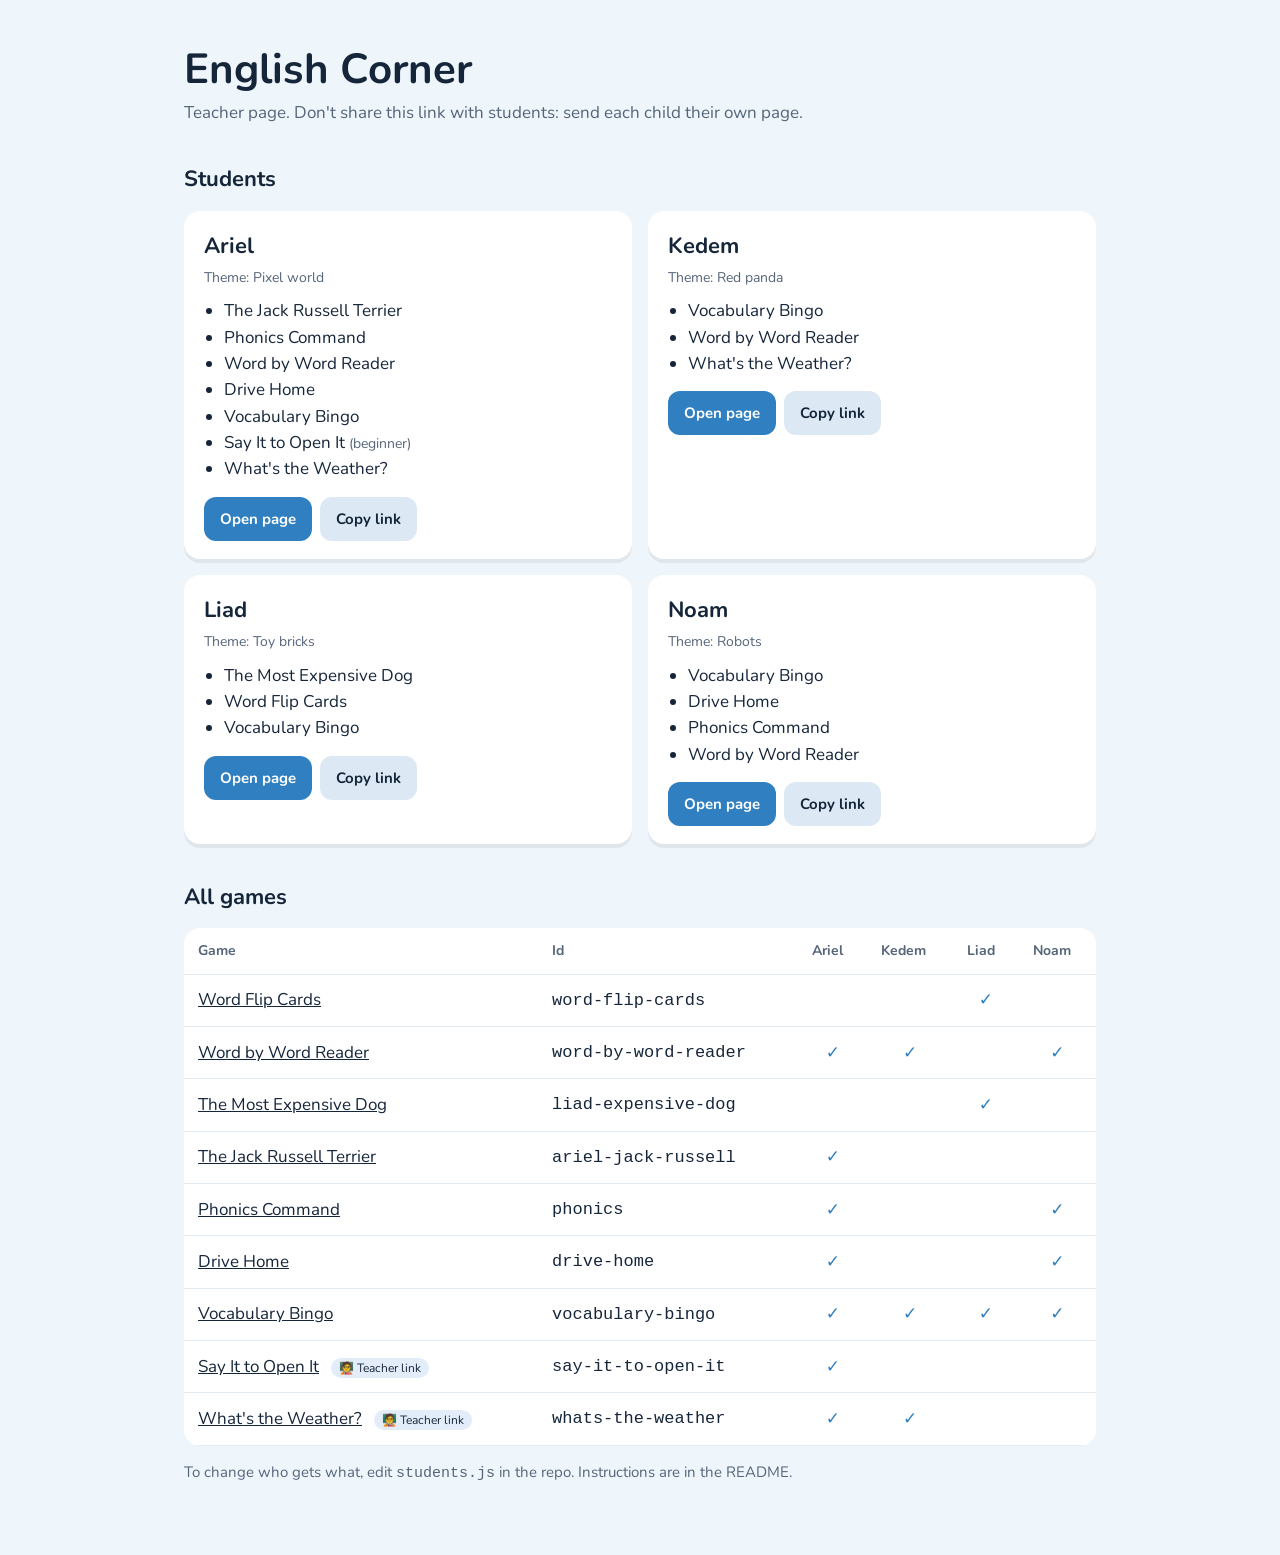
<file: index.html>
<!DOCTYPE html>
<html lang="en">
<head>
<meta charset="utf-8">
<meta name="viewport" content="width=device-width, initial-scale=1">
<title>English Corner</title>
<link rel="preconnect" href="https://fonts.googleapis.com"><link rel="preconnect" href="https://fonts.gstatic.com" crossorigin><link rel="stylesheet" href="https://fonts.googleapis.com/css2?family=Baloo+2:wght@700;800&family=Fredoka:wght@600&family=Orbitron:wght@700&family=Nunito:wght@400;700;800&family=Press+Start+2P&display=swap">
<link rel="stylesheet" href="style.css">
</head>
<body>
<div id="app"></div>

<script>
// Always load the newest lists (skips the browser's old copy)
(function(){var v=Date.now(),files=['games.js','students.js','app.js'],i=0;
function next(){if(i>=files.length)return;var s=document.createElement('script');s.src=files[i++]+'?v='+v;s.onload=next;document.body.appendChild(s);}next();})();
</script>
</body>
</html>
</file>
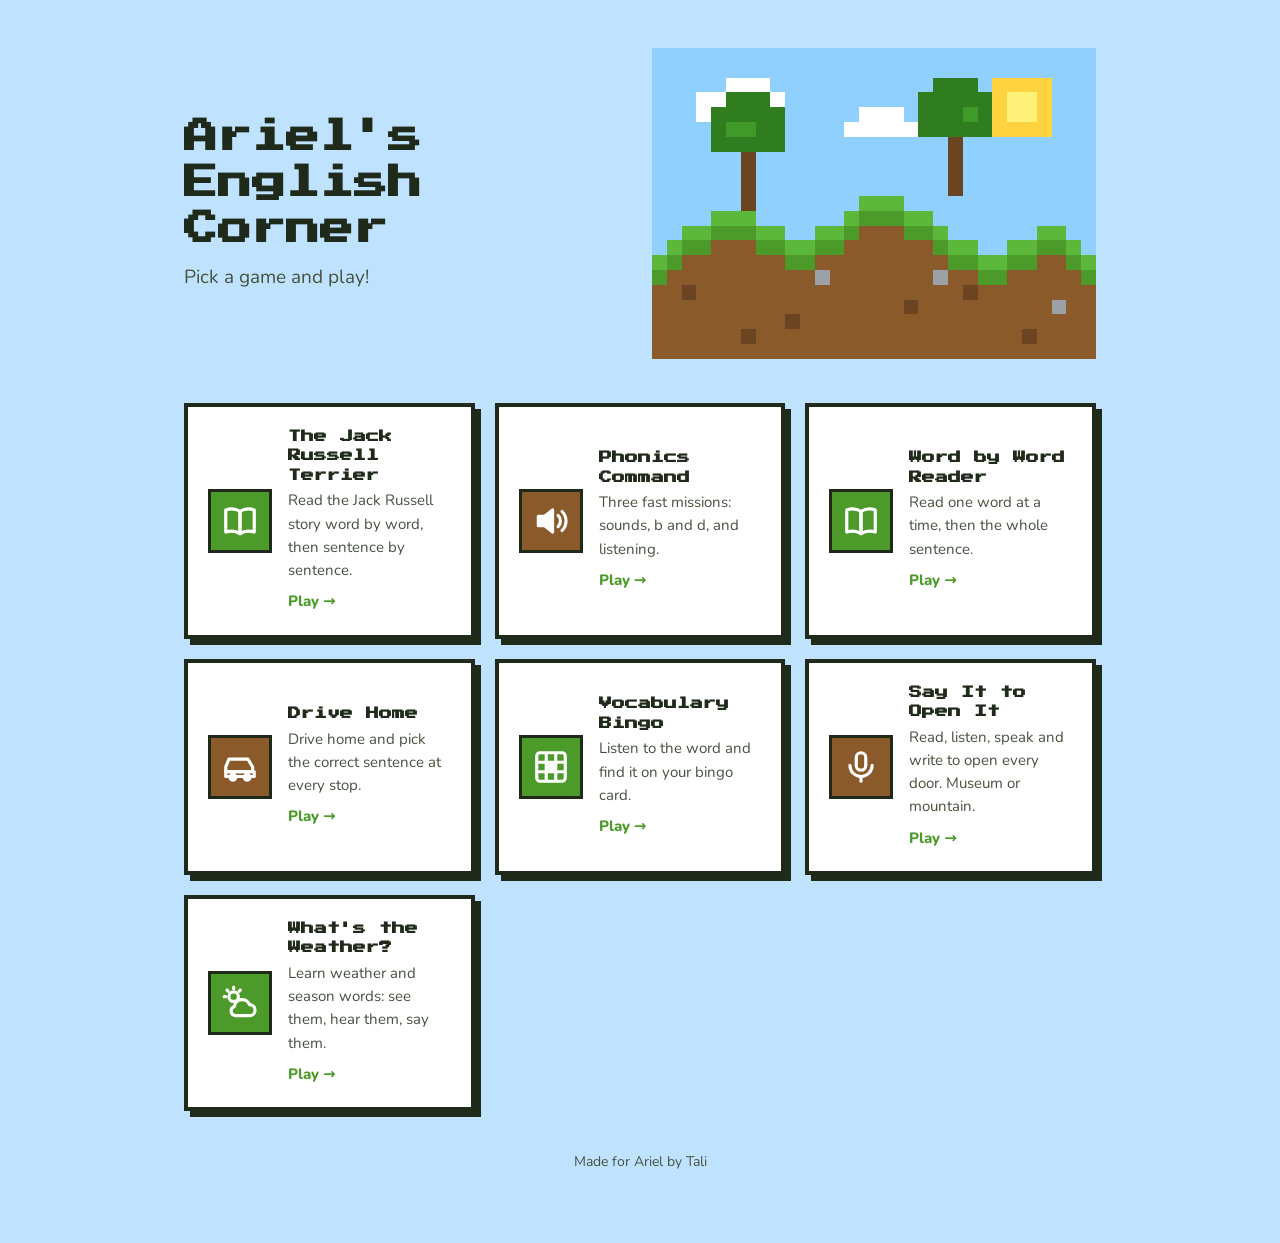
<file: ariel.html>
<!DOCTYPE html>
<html lang="en">
<head>
<meta charset="utf-8">
<meta name="viewport" content="width=device-width, initial-scale=1">
<title>English Corner</title>
<link rel="preconnect" href="https://fonts.googleapis.com"><link rel="preconnect" href="https://fonts.gstatic.com" crossorigin><link rel="stylesheet" href="https://fonts.googleapis.com/css2?family=Baloo+2:wght@700;800&family=Fredoka:wght@600&family=Orbitron:wght@700&family=Nunito:wght@400;700;800&family=Press+Start+2P&display=swap">
<link rel="stylesheet" href="style.css">
</head>
<body>
<div id="app"></div>
<script>const STUDENT = "ariel";</script>
<script>
// Always load the newest lists (skips the browser's old copy)
(function(){var v=Date.now(),files=['games.js','students.js','app.js'],i=0;
function next(){if(i>=files.length)return;var s=document.createElement('script');s.src=files[i++]+'?v='+v;s.onload=next;document.body.appendChild(s);}next();})();
</script>
</body>
</html>
</file>
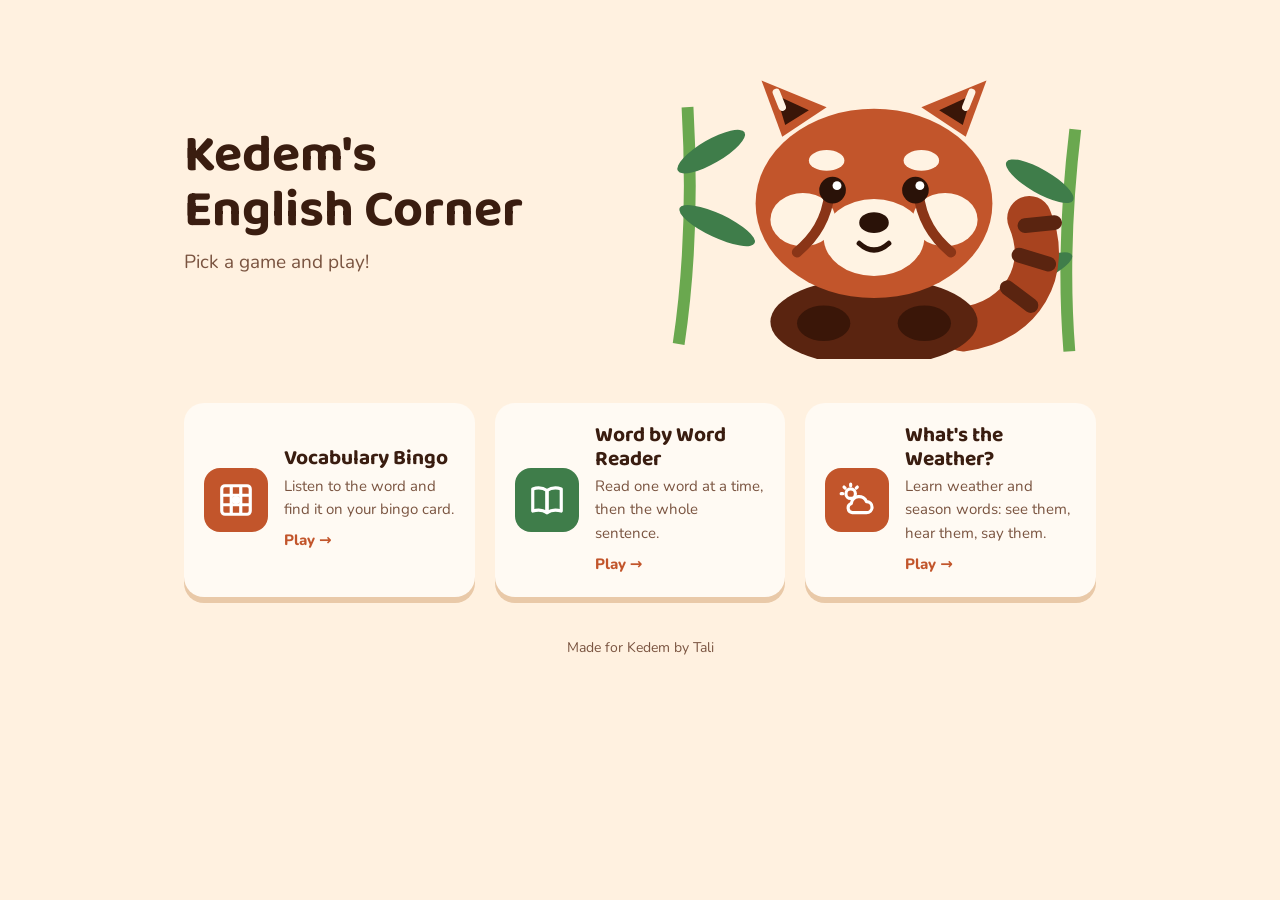
<file: kedem.html>
<!DOCTYPE html>
<html lang="en">
<head>
<meta charset="utf-8">
<meta name="viewport" content="width=device-width, initial-scale=1">
<title>English Corner</title>
<link rel="preconnect" href="https://fonts.googleapis.com"><link rel="preconnect" href="https://fonts.gstatic.com" crossorigin><link rel="stylesheet" href="https://fonts.googleapis.com/css2?family=Baloo+2:wght@700;800&family=Fredoka:wght@600&family=Orbitron:wght@700&family=Nunito:wght@400;700;800&family=Press+Start+2P&display=swap">
<link rel="stylesheet" href="style.css">
</head>
<body>
<div id="app"></div>
<script>const STUDENT = "kedem";</script>
<script>
// Always load the newest lists (skips the browser's old copy)
(function(){var v=Date.now(),files=['games.js','students.js','app.js'],i=0;
function next(){if(i>=files.length)return;var s=document.createElement('script');s.src=files[i++]+'?v='+v;s.onload=next;document.body.appendChild(s);}next();})();
</script>
</body>
</html>
</file>
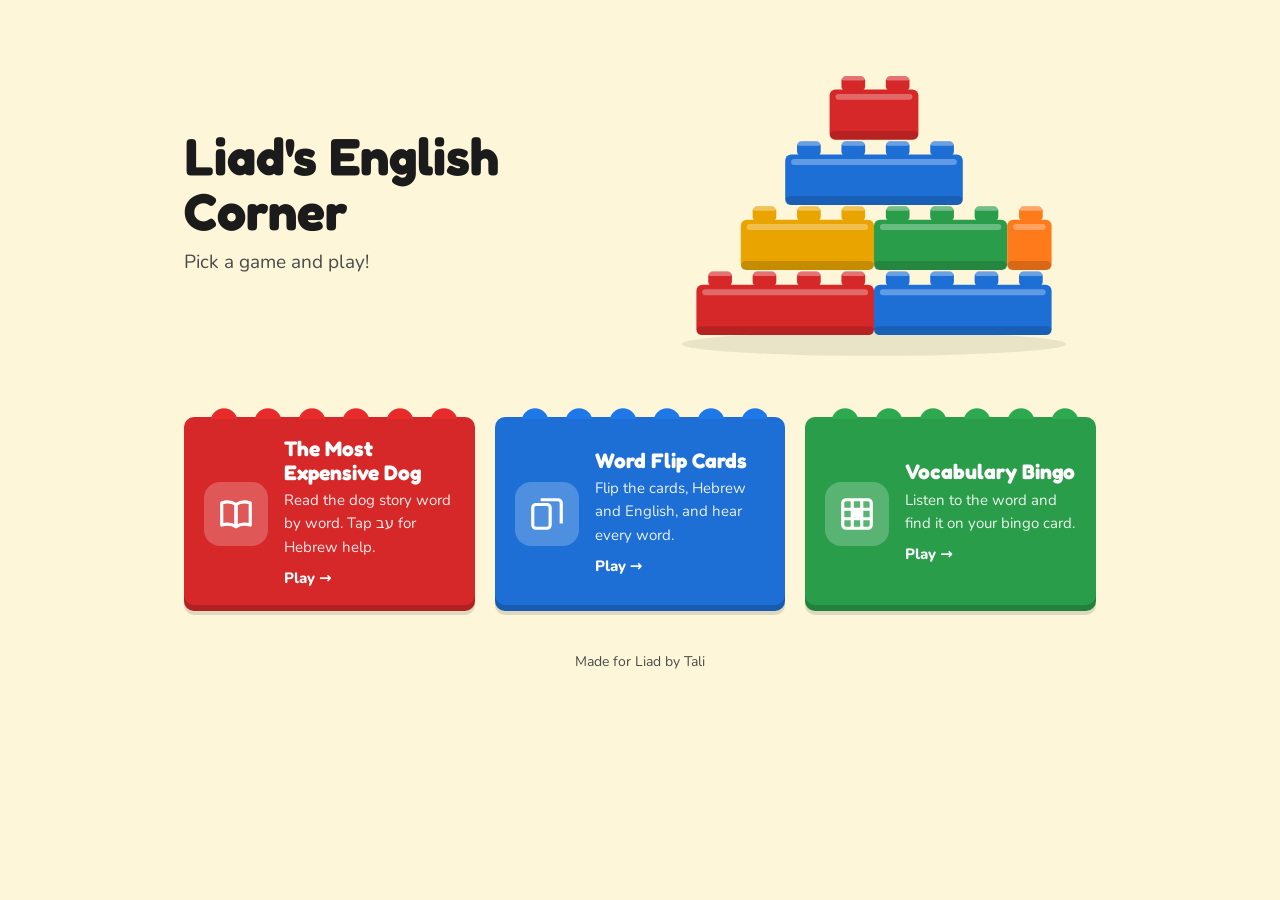
<file: liad.html>
<!DOCTYPE html>
<html lang="en">
<head>
<meta charset="utf-8">
<meta name="viewport" content="width=device-width, initial-scale=1">
<title>English Corner</title>
<link rel="preconnect" href="https://fonts.googleapis.com"><link rel="preconnect" href="https://fonts.gstatic.com" crossorigin><link rel="stylesheet" href="https://fonts.googleapis.com/css2?family=Baloo+2:wght@700;800&family=Fredoka:wght@600&family=Orbitron:wght@700&family=Nunito:wght@400;700;800&family=Press+Start+2P&display=swap">
<link rel="stylesheet" href="style.css">
</head>
<body>
<div id="app"></div>
<script>const STUDENT = "liad";</script>
<script>
// Always load the newest lists (skips the browser's old copy)
(function(){var v=Date.now(),files=['games.js','students.js','app.js'],i=0;
function next(){if(i>=files.length)return;var s=document.createElement('script');s.src=files[i++]+'?v='+v;s.onload=next;document.body.appendChild(s);}next();})();
</script>
</body>
</html>
</file>
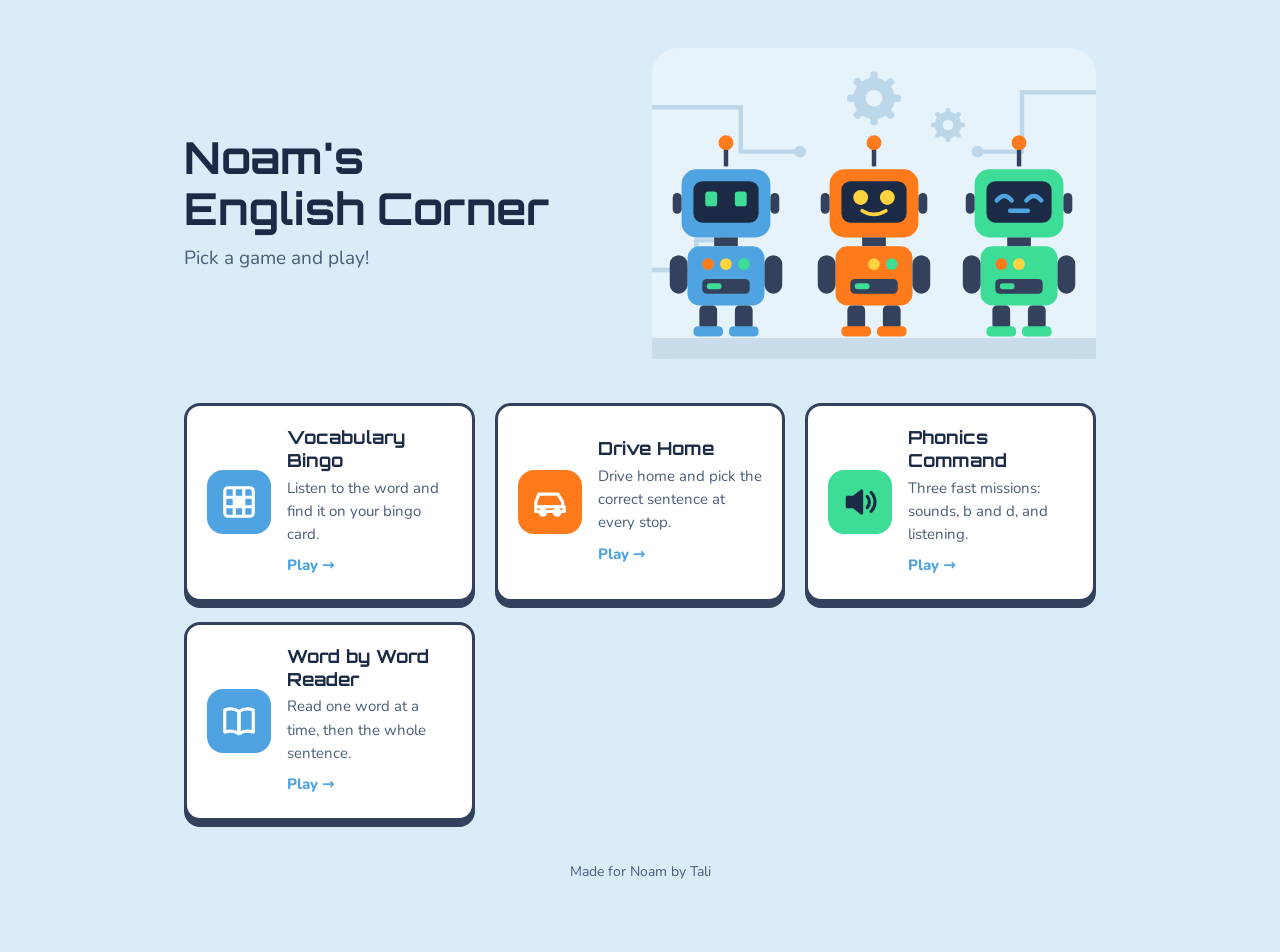
<file: noam.html>
<!DOCTYPE html>
<html lang="en">
<head>
<meta charset="utf-8">
<meta name="viewport" content="width=device-width, initial-scale=1">
<title>English Corner</title>
<link rel="preconnect" href="https://fonts.googleapis.com"><link rel="preconnect" href="https://fonts.gstatic.com" crossorigin><link rel="stylesheet" href="https://fonts.googleapis.com/css2?family=Baloo+2:wght@700;800&family=Fredoka:wght@600&family=Orbitron:wght@700&family=Nunito:wght@400;700;800&family=Press+Start+2P&display=swap">
<link rel="stylesheet" href="style.css">
</head>
<body>
<div id="app"></div>
<script>const STUDENT = "noam";</script>
<script>
// Always load the newest lists (skips the browser's old copy)
(function(){var v=Date.now(),files=['games.js','students.js','app.js'],i=0;
function next(){if(i>=files.length)return;var s=document.createElement('script');s.src=files[i++]+'?v='+v;s.onload=next;document.body.appendChild(s);}next();})();
</script>
</body>
</html>
</file>
<file: style.css>
/* VOICE: warm, playful, one kid's own corner
   IDEA: a personal shelf of games with a picture that is "theirs"
   PICTURE: a drawn header scene per theme (red panda, toy bricks, pixel world)
   COLOUR and TYPE: theme-led fields; Baloo 2 / Fredoka / Press Start 2P titles, Nunito body
   LAYOUT: big name + picture on top, game buttons below, stacked on phones */
*{box-sizing:border-box;min-width:0}
:root{--bg:#eef5fb;--panel:#ffffff;--ink:#16263a;--muted:#55657a;--accent:#2f7fc1;--accent-ink:#fff;--title:'Nunito',system-ui,sans-serif;--radius:20px}
body{margin:0;min-height:100vh;background:var(--bg);color:var(--ink);font:17px/1.55 'Nunito',system-ui,sans-serif;overflow-x:clip}
a{color:inherit}
.wrap{max-width:1040px;margin:0 auto;padding:clamp(20px,4vw,48px) max(5vw,16px) 56px}

/* ---------- kid page ---------- */
.hero{display:grid;grid-template-columns:minmax(0,1fr) minmax(0,1fr);gap:24px;align-items:center;margin-bottom:clamp(24px,4vw,44px)}
.hero h1{font-family:var(--title);font-size:clamp(34px,6vw,52px);line-height:1.05;margin:0 0 10px;text-wrap:balance}
.hero p{margin:0;font-size:19px;color:var(--muted)}
.art{width:100%;aspect-ratio:10/7}
.art svg{width:100%;height:100%;display:block}
.games{display:grid;grid-template-columns:repeat(auto-fill,minmax(min(100%,280px),1fr));gap:20px}
.game{display:flex;gap:16px;align-items:center;padding:20px;background:var(--panel);border-radius:var(--radius);text-decoration:none;color:var(--ink);box-shadow:0 6px 0 rgba(0,0,0,.08);transition:transform .15s}
.game:hover,.game:focus-visible{transform:translateY(-3px)}
.game:focus-visible{outline:3px solid var(--accent);outline-offset:3px}
.game .ic{flex:none;width:64px;height:64px;border-radius:16px;display:grid;place-items:center;background:var(--accent);color:var(--accent-ink)}
.game .ic svg{width:38px;height:38px}
.game h2{font-family:var(--title);font-size:21px;line-height:1.15;margin:0 0 4px}
.game p{margin:0;font-size:15px;color:var(--muted)}
.game .go{margin-top:8px;display:inline-block;font-weight:800;font-size:15px;color:var(--accent)}
.empty{padding:24px;background:var(--panel);border-radius:var(--radius)}
.foot{margin-top:40px;font-size:14px;color:var(--muted);text-align:center}

/* red panda */
body[data-theme=red-panda]{--bg:#fff1e0;--panel:#fffaf3;--ink:#3a1d10;--muted:#7a5440;--accent:#c2552b;--title:'Baloo 2',sans-serif}
body[data-theme=red-panda] .game{box-shadow:0 6px 0 #e9c9a8}
body[data-theme=red-panda] .game:nth-child(even) .ic{background:#3f7d4a}

/* bricks */
body[data-theme=bricks]{--bg:#fdf6d8;--panel:#fff;--ink:#1b1b1b;--muted:#4b4b4b;--accent:#d62828;--title:'Fredoka',sans-serif;--radius:10px}
body[data-theme=bricks] .game{position:relative;margin-top:14px;color:#fff;background:var(--b);box-shadow:inset 0 -6px 0 rgba(0,0,0,.18),0 4px 0 rgba(0,0,0,.12)}
body[data-theme=bricks] .game::before{content:"";position:absolute;left:18px;right:18px;top:-12px;height:14px;background:radial-gradient(circle at 50% 60%,var(--b) 0 13px,transparent 14px) 0 0/44px 28px repeat-x;filter:brightness(1.08)}
body[data-theme=bricks] .game p{color:rgba(255,255,255,.9)}
body[data-theme=bricks] .game .go{color:#fff}
body[data-theme=bricks] .game .ic{background:rgba(255,255,255,.22);color:#fff}
body[data-theme=bricks] .game:nth-child(4n+1){--b:#d62828}
body[data-theme=bricks] .game:nth-child(4n+2){--b:#1d6fd6}
body[data-theme=bricks] .game:nth-child(4n+3){--b:#2a9d4a}
body[data-theme=bricks] .game:nth-child(4n+4){--b:#e9a400}

/* pixel */
body[data-theme=pixel]{--bg:#bfe3ff;--panel:#fff;--ink:#1f2a1a;--muted:#46523f;--accent:#4c9a2a;--title:'Press Start 2P',monospace;--radius:0}
body[data-theme=pixel] .hero h1{font-size:clamp(22px,4vw,34px);line-height:1.35}
body[data-theme=pixel] .game{border:4px solid #1f2a1a;box-shadow:6px 6px 0 #1f2a1a}
body[data-theme=pixel] .game h2{font-size:13px;line-height:1.5}
body[data-theme=pixel] .game .ic{border-radius:0;border:3px solid #1f2a1a}
body[data-theme=pixel] .game:nth-child(even) .ic{background:#8a5a2b}
body[data-theme=pixel] .art svg{shape-rendering:crispEdges}

/* german shepherd */
body[data-theme=german-shepherd]{--bg:#f6ecdc;--panel:#fffaf2;--ink:#2a1f18;--muted:#6b5442;--accent:#2f7fc1;--title:'Baloo 2',sans-serif}
body[data-theme=german-shepherd] .game{box-shadow:0 6px 0 #dcc4a0}
body[data-theme=german-shepherd] .game:nth-child(even) .ic{background:#c8873a}

/* robots */
body[data-theme=robots]{--bg:#d9ecf8;--panel:#fff;--ink:#1b2b45;--muted:#4a5d78;--accent:#4fa3e0;--title:'Orbitron','Baloo 2',sans-serif;--radius:16px}
body[data-theme=robots] .hero h1{font-size:clamp(28px,5vw,44px);line-height:1.15}
body[data-theme=robots] .game{border:3px solid #33415c;box-shadow:0 6px 0 #33415c}
body[data-theme=robots] .game h2{font-size:18px;line-height:1.3}
body[data-theme=robots] .game:nth-child(3n+2) .ic{background:#ff7a1a}
body[data-theme=robots] .game:nth-child(3n) .ic{background:#3ddc97;color:#1b2b45}

/* ---------- master page ---------- */
.master h1{font-size:clamp(30px,5vw,42px);line-height:1.05;margin:0 0 8px}
.master .lead{margin:0 0 32px;color:var(--muted)}
.master h2{font-size:22px;margin:36px 0 14px}
.kids{display:grid;grid-template-columns:repeat(auto-fill,minmax(min(100%,300px),1fr));gap:16px}
.kid{background:var(--panel);border-radius:16px;padding:18px 20px;box-shadow:0 4px 0 rgba(0,0,0,.06)}
.kid h3{margin:0 0 4px;font-size:22px}
.kid .theme{font-size:14px;color:var(--muted)}
.kid ul{margin:10px 0 14px;padding-left:20px}
.row{display:flex;gap:8px;flex-wrap:wrap}
.btn{font:700 15px 'Nunito',sans-serif;min-height:44px;padding:8px 16px;border-radius:12px;border:0;background:var(--accent);color:#fff;text-decoration:none;display:inline-flex;align-items:center;cursor:pointer}
.btn.alt{background:#dce9f5;color:var(--ink)}
.btn:focus-visible{outline:3px solid #ff8a1f;outline-offset:2px}
.scroll{overflow-x:auto}
table{border-collapse:collapse;width:100%;background:var(--panel);border-radius:16px;overflow:hidden}
th,td{padding:12px 14px;text-align:left;border-bottom:1px solid #e3ebf3;white-space:nowrap}
th{font-size:14px;color:var(--muted)}
td.c{text-align:center;font-weight:800;color:var(--accent)}
.note{font-size:15px;color:var(--muted)}

@media(max-width:600px){.hero{grid-template-columns:1fr}.hero .art{max-width:420px}}
@media(prefers-reduced-motion:reduce){.game{transition:none}}

.tlink{font-size:12px;margin-left:8px;padding:2px 8px;border-radius:999px;background:#e3edf9;text-decoration:none;white-space:nowrap}
</file>
